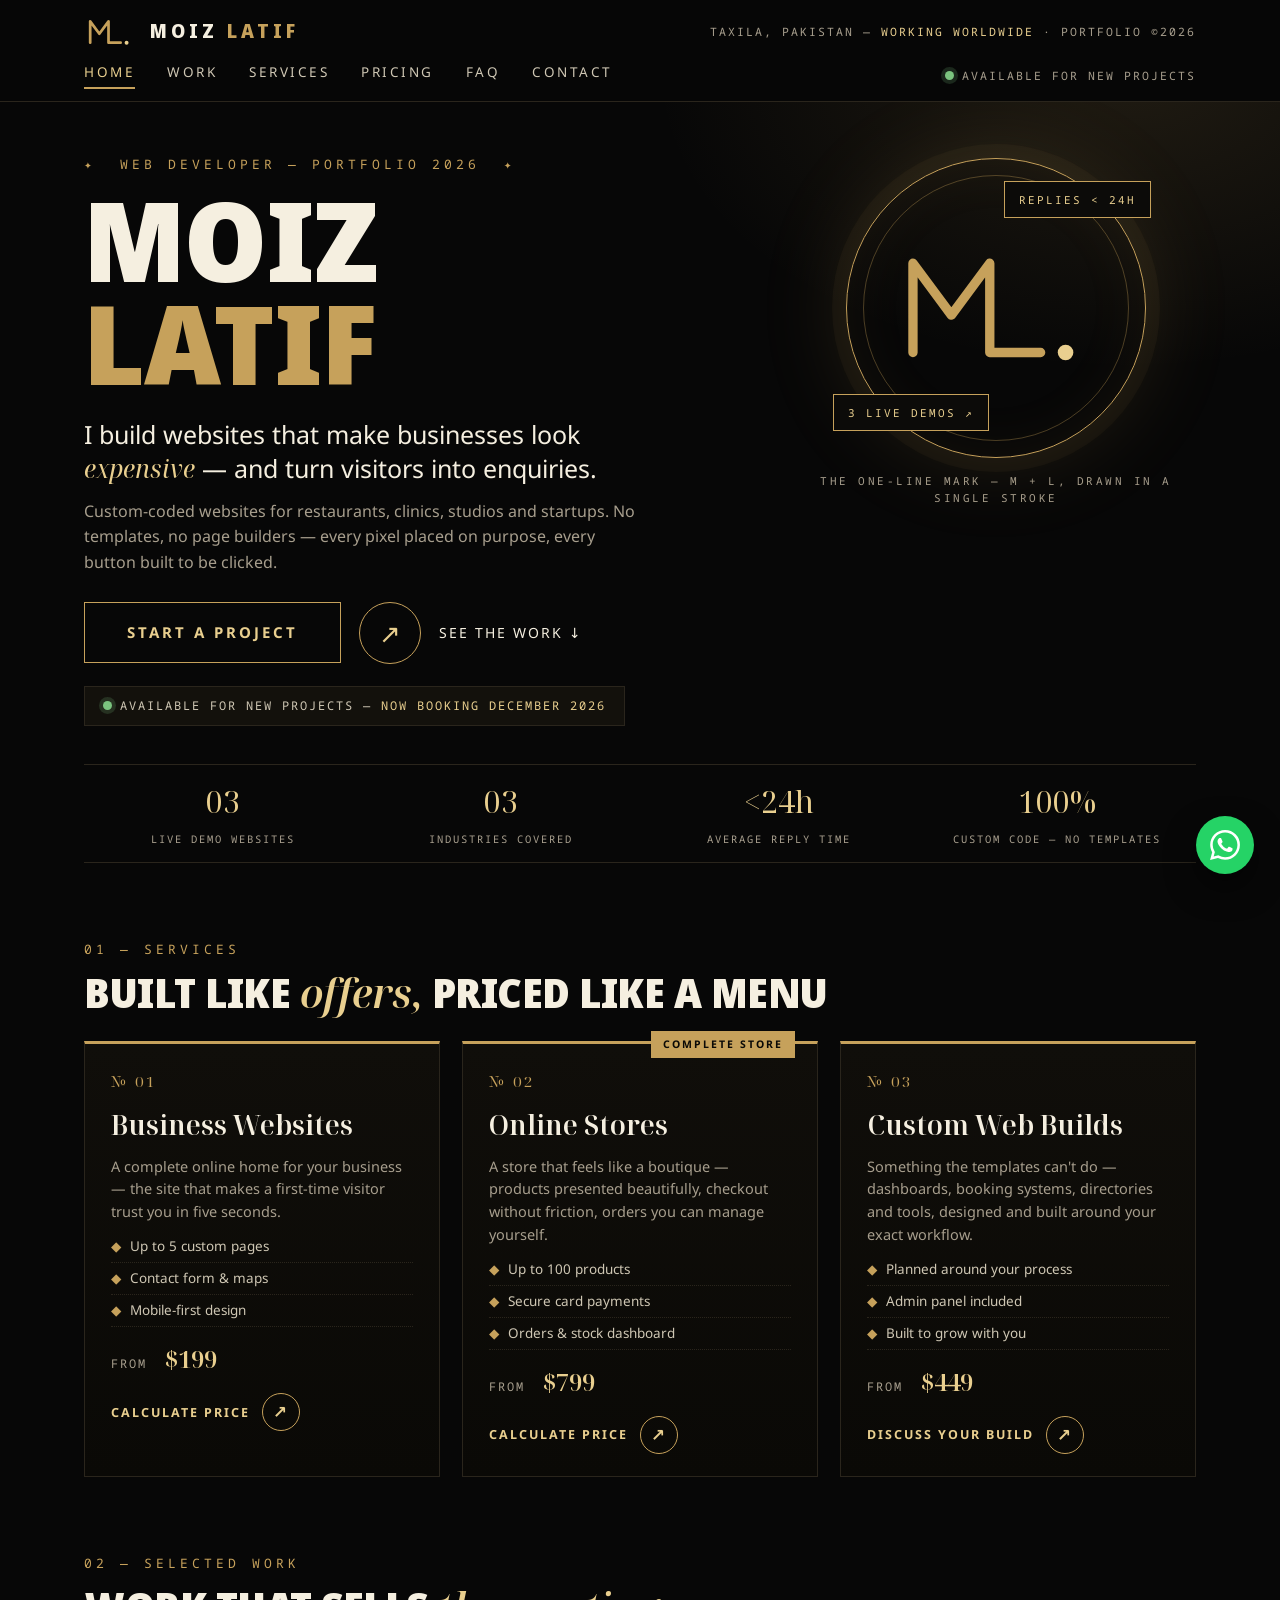
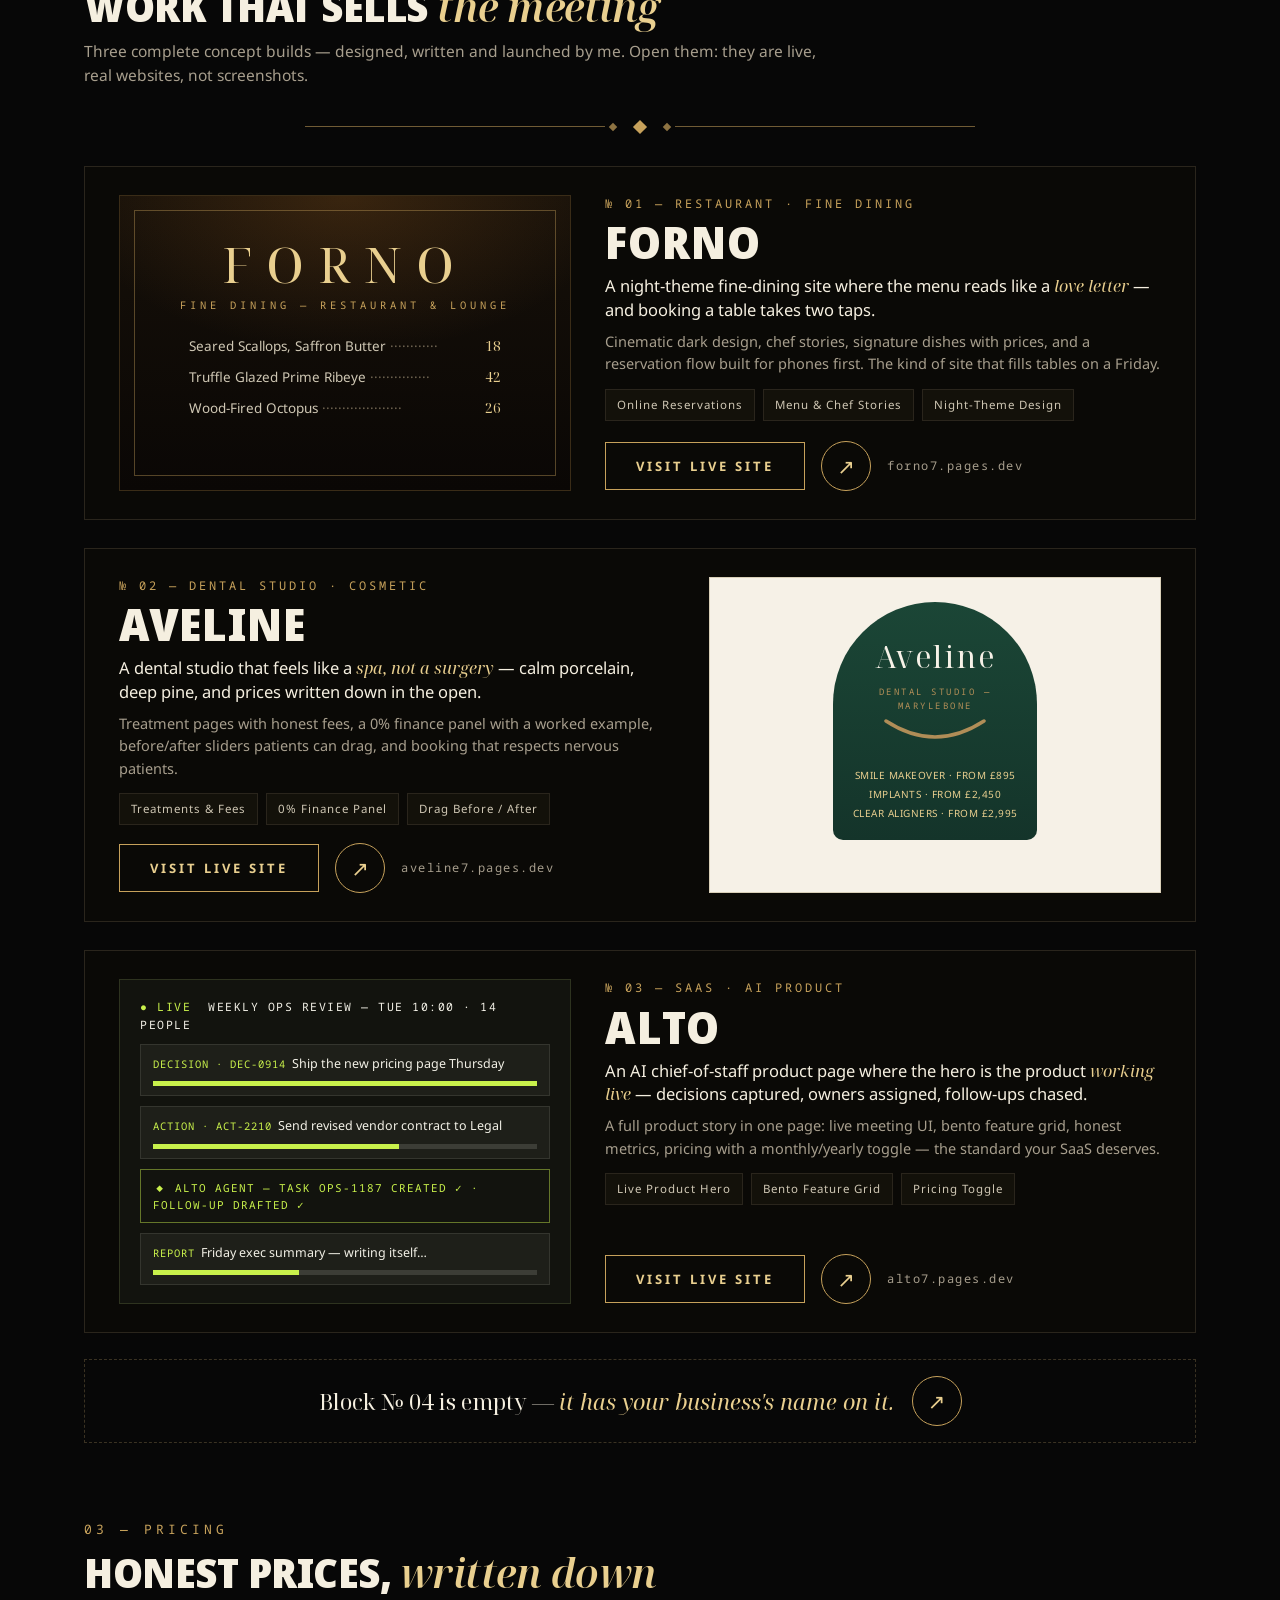
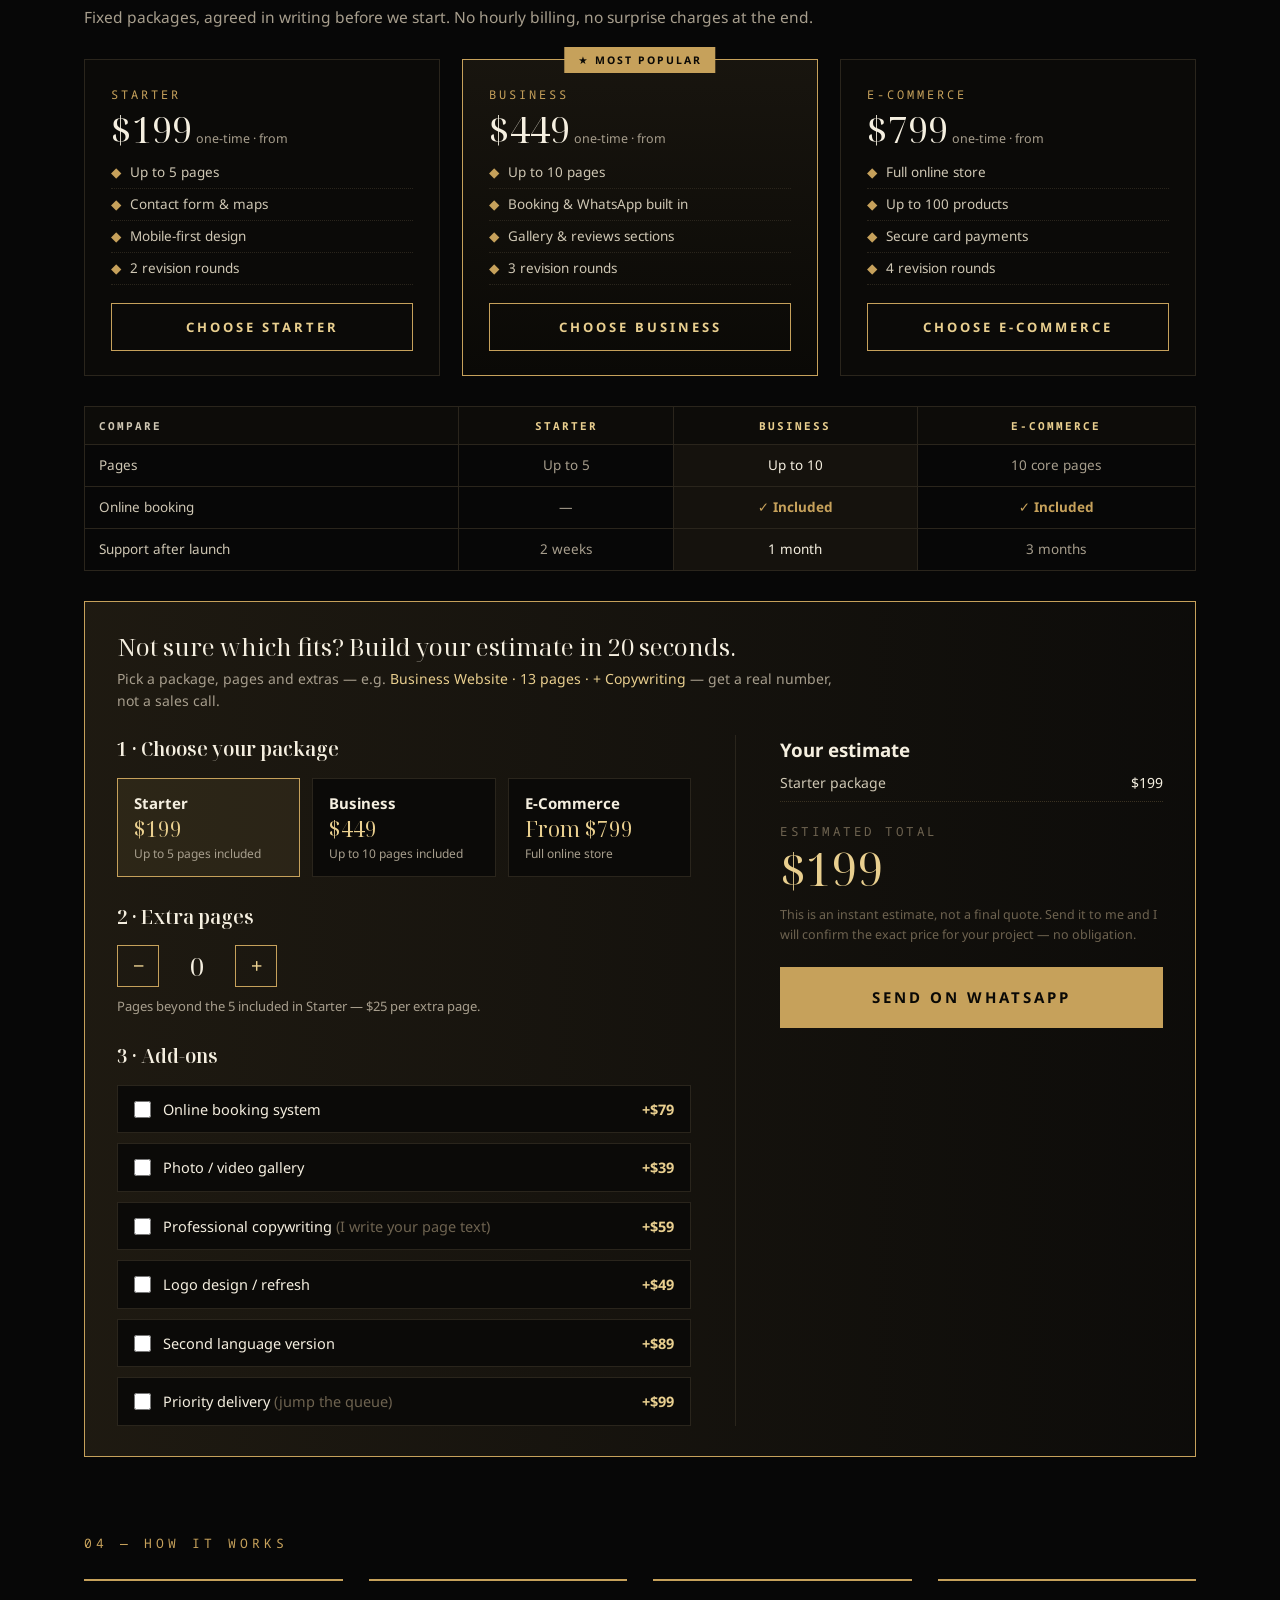
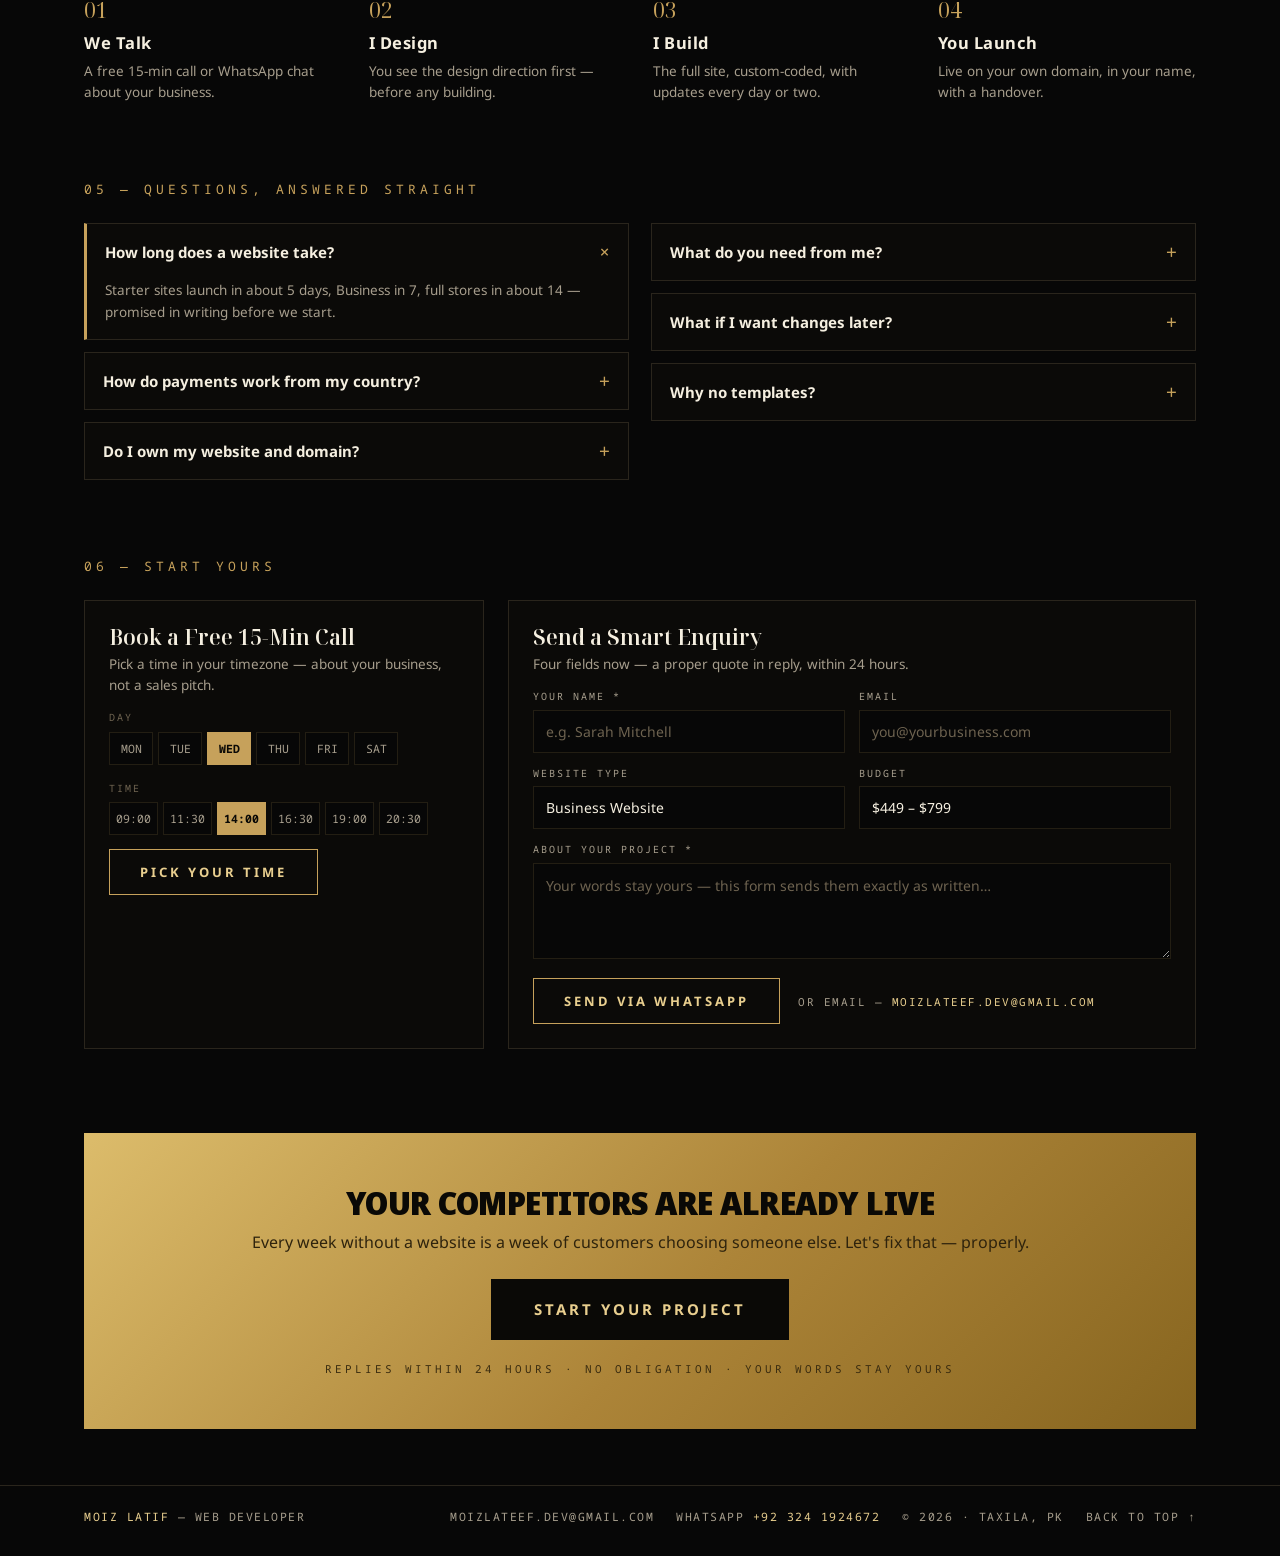
<file: index.html>
<!DOCTYPE html>
<html lang="en">
<head>
<meta charset="utf-8">
<meta name="viewport" content="width=device-width, initial-scale=1">
<title>Moiz Latif — Web Developer | Websites That Make Businesses Look Expensive</title>
<meta name="description" content="Premium, hand-built websites for restaurants, clinics, studios and startups — designed to impress your customers and turn visits into enquiries. Packages from $199.">
<link rel="icon" type="image/svg+xml" href="logo-final.svg">
<link rel="preconnect" href="https://fonts.googleapis.com">
<link rel="preconnect" href="https://fonts.gstatic.com" crossorigin>
<link href="https://fonts.googleapis.com/css2?family=Noto+Sans+Display:wght@500;700;800;900&family=Noto+Serif+Display:ital,wght@0,500;0,600;1,500;1,600&family=Noto+Sans:wght@400;500;700&family=Noto+Sans+Mono:wght@400;500&display=swap" rel="stylesheet">
<script>document.documentElement.classList.add('js');</script>
<style>
  :root{
    --black:#070707; --panel:#0B0A08; --panel2:#100E0A; --line:#2A251C; --line-soft:#3A3222;
    --gold:#C6A15B; --gold-hi:#E9CF8F; --gold-deep:#B8912F; --bronze:#87651F;
    --ivory:#F5EFE0; --warm:#CFC7B4; --muted:#A79E8D; --faint:#6E6350;
    --green:#7BC47F; --wa:#25D366;
    --disp:'Noto Sans Display','Noto Sans',system-ui,sans-serif;
    --serif:'Noto Serif Display',Georgia,serif;
    --sans:'Noto Sans',system-ui,-apple-system,'Segoe UI',sans-serif;
    --mono:'Noto Sans Mono',ui-monospace,'DejaVu Sans Mono',monospace;
    --ease:cubic-bezier(.22,1,.36,1);
  }
  *{ margin:0; padding:0; box-sizing:border-box; }
  html{ scroll-behavior:smooth; }
  body{ background:var(--black); color:var(--ivory); font-family:var(--sans); font-size:16px; line-height:1.55; -webkit-font-smoothing:antialiased; }
  body.loading{ overflow:hidden; }
  img,svg{ max-width:100%; }
  a{ color:inherit; }
  button{ font-family:inherit; cursor:pointer; background:none; border:none; color:inherit; }
  input,select,textarea{ font-family:inherit; }
  ::selection{ background:var(--gold); color:#0A0906; }
  .wrap{ max-width:1240px; margin:0 auto; padding:0 64px; }
  section{ scroll-margin-top:104px; }
  .gold{ color:var(--gold); } .goldhi{ color:var(--gold-hi); } .muted{ color:var(--muted); }
  .label{ font-family:var(--mono); letter-spacing:4px; font-size:13px; color:var(--gold); text-transform:uppercase; }
  .sep{ text-align:center; margin:26px 0 4px; }
  .sep .line{ display:inline-block; width:min(300px,32vw); height:1px; background:var(--gold); vertical-align:middle; opacity:.55; }
  .sep .dia{ display:inline-block; width:10px; height:10px; background:var(--gold); transform:rotate(45deg); margin:0 14px; vertical-align:middle; }
  .sep .dia.sm{ width:6px; height:6px; margin:0 5px; opacity:.7; }
  .dot{ display:inline-block; width:9px; height:9px; border-radius:50%; background:var(--green); margin-right:8px; box-shadow:0 0 0 4px rgba(123,196,127,.18); animation:pulse 2.2s ease-out infinite; }
  @keyframes pulse{ 0%{ box-shadow:0 0 0 0 rgba(123,196,127,.45); } 70%{ box-shadow:0 0 0 9px rgba(123,196,127,0); } 100%{ box-shadow:0 0 0 0 rgba(123,196,127,0); } }

  /* ================= LOADER ================= */
  #loader{ position:fixed; inset:0; z-index:200; background:var(--black); display:flex; align-items:center; justify-content:center; text-align:center;
    transition:transform .8s cubic-bezier(.76,0,.24,1), opacity .8s ease; animation:loaderKill .8s ease 6.5s forwards; }
  #loader.done{ transform:translateY(-100%); opacity:.97; }
  @keyframes loaderKill{ to{ opacity:0; visibility:hidden; } }
  .ld-in{ padding:24px; }
  .ld-logo{ width:196px; height:auto; }
  #ld-path{ stroke-dasharray:1; stroke-dashoffset:1; animation:draw 1.5s cubic-bezier(.6,.05,.3,1) .15s forwards; }
  @keyframes draw{ to{ stroke-dashoffset:0; } }
  #ld-dot{ transform:scale(0); transform-box:fill-box; transform-origin:center; animation:pop .45s cubic-bezier(.34,1.56,.64,1) 1.6s forwards; }
  @keyframes pop{ to{ transform:scale(1); } }
  .ld-name{ font-family:var(--disp); font-weight:800; letter-spacing:7px; font-size:21px; margin-top:20px; opacity:0; animation:fadeUp .7s ease 1.78s forwards; }
  .ld-name span{ color:var(--gold); }
  .ld-role{ font-family:var(--mono); font-size:11px; letter-spacing:5px; color:var(--muted); margin-top:8px; opacity:0; animation:fadeUp .7s ease 1.95s forwards; }
  .ld-bar{ width:180px; height:2px; background:var(--line); margin:22px auto 0; overflow:hidden; }
  .ld-bar i{ display:block; height:100%; width:0; background:linear-gradient(90deg,var(--gold-deep),var(--gold-hi)); animation:fill 2.3s var(--ease) .1s forwards; }
  @keyframes fill{ to{ width:100%; } }
  @keyframes fadeUp{ from{ opacity:0; transform:translateY(8px); } to{ opacity:1; transform:none; } }

  /* ================= BUTTONS (meet-in-the-middle fill + arrow loop) ================= */
  .btn{ position:relative; display:inline-block; vertical-align:middle; overflow:hidden; z-index:1; text-decoration:none; text-align:center;
    border:1.5px solid var(--gold); color:var(--gold-hi); background:transparent;
    padding:18px 42px; font-size:15px; letter-spacing:3px; text-transform:uppercase; font-weight:700;
    transition:color .35s ease, transform .15s ease, box-shadow .3s ease; }
  .btn::before,.btn::after{ content:""; position:absolute; left:0; width:100%; height:50.5%;
    background:var(--gold); z-index:-1; transform:scaleY(0); transition:transform .45s var(--ease); }
  .btn::before{ top:0; transform-origin:top; }
  .btn::after{ bottom:0; transform-origin:bottom; }
  .btn:hover::before,.btn:hover::after,.btn:focus-visible::before,.btn:focus-visible::after{ transform:scaleY(1); }
  .btn:hover,.btn:focus-visible{ color:#0A0906; box-shadow:0 10px 30px rgba(198,161,91,.22); }
  .btn:active{ transform:scale(.97); }
  .btn-solid{ background:var(--gold); color:#0A0906; }
  .btn-solid::before,.btn-solid::after{ background:var(--bronze); }
  .btn-solid:hover,.btn-solid:focus-visible{ color:var(--ivory); }
  .btn-black{ background:#0A0906; color:var(--gold-hi); border-color:#0A0906; }
  .btn-black::before,.btn-black::after{ background:var(--ivory); }
  .btn-black:hover,.btn-black:focus-visible{ color:#0A0906; box-shadow:0 12px 30px rgba(0,0,0,.35); }
  .btn.sm{ padding:13px 30px; font-size:13px; }

  .arrow-btn{ position:relative; display:inline-block; width:62px; height:62px; border-radius:50%; flex:none;
    border:1.5px solid var(--gold); overflow:hidden; vertical-align:middle; background:transparent; text-decoration:none; }
  .arrow-btn::before{ content:""; position:absolute; inset:0; border-radius:50%; background:var(--gold);
    transform:scale(0); transition:transform .4s var(--ease); }
  .arrow-btn .arr{ position:absolute; left:0; top:0; width:100%; height:100%; text-align:center;
    line-height:60px; font-size:26px; color:var(--gold-hi); transition:transform .45s var(--ease), color .3s ease; }
  .arrow-btn .arr.b{ transform:translate(-135%,135%); }
  .arrow-btn:hover::before,.arrow-btn:focus-visible::before{ transform:scale(1); }
  .arrow-btn:hover .arr.a,.arrow-btn:focus-visible .arr.a{ transform:translate(135%,-135%); color:#0A0906; }
  .arrow-btn:hover .arr.b,.arrow-btn:focus-visible .arr.b{ transform:translate(0,0); color:#0A0906; }
  .arrow-btn.sm{ width:50px; height:50px; } .arrow-btn.sm .arr{ line-height:48px; font-size:21px; }
  a.go:hover .arrow-btn::before,a.go:focus-visible .arrow-btn::before{ transform:scale(1); }
  a.go:hover .arrow-btn .arr.a,a.go:focus-visible .arrow-btn .arr.a{ transform:translate(135%,-135%); color:#0A0906; }
  a.go:hover .arrow-btn .arr.b,a.go:focus-visible .arrow-btn .arr.b{ transform:translate(0,0); color:#0A0906; }

  /* ================= HEADER ================= */
  header{ position:sticky; top:0; z-index:50; background:rgba(7,7,7,.93); backdrop-filter:blur(10px); -webkit-backdrop-filter:blur(10px); border-bottom:1px solid var(--line); }
  .topbar{ display:flex; align-items:center; gap:14px; padding:13px 0 11px; }
  .topbar .mark{ display:inline-flex; flex:none; }
  .topbar .word{ font-family:var(--disp); font-weight:800; letter-spacing:4px; font-size:19px; white-space:nowrap; }
  .topbar .word span{ color:var(--gold); }
  .topbar .meta{ margin-left:auto; font-family:var(--mono); font-size:11.5px; letter-spacing:2px; color:var(--muted); text-align:right; }
  .topbar .meta b{ color:var(--gold-hi); font-weight:400; }
  #burger{ display:none; margin-left:auto; color:var(--gold-hi); font-size:23px; line-height:1; padding:6px 4px; }
  .navrow{ display:flex; align-items:center; gap:20px; padding:0 0 12px; }
  .navrow nav{ display:flex; flex-wrap:wrap; gap:6px 32px; }
  .navrow nav a{ font-size:13.5px; letter-spacing:2.5px; color:var(--warm); text-transform:uppercase; text-decoration:none; padding-bottom:4px; border-bottom:2px solid transparent; transition:color .25s ease, transform .25s ease; }
  .navrow nav a:hover{ color:var(--gold-hi); transform:translateX(3px); }
  .navrow nav a.on{ color:var(--gold-hi); border-bottom-color:var(--gold); }
  .navrow .avail{ margin-left:auto; font-family:var(--mono); font-size:11.5px; letter-spacing:2px; color:var(--muted); white-space:nowrap; }

  /* ================= HERO ================= */
  .hero-sec{ background:radial-gradient(760px 480px at 88% -4%, rgba(198,161,91,.13), rgba(198,161,91,0) 62%); }
  .hero{ display:flex; gap:44px; padding:52px 0 0; }
  .hero .left{ flex:1 1 auto; min-width:0; }
  .hero h1{ font-family:var(--disp); font-weight:900; font-size:clamp(58px,8.6vw,110px); line-height:.94; letter-spacing:-1px; text-transform:uppercase; margin-top:14px; }
  .hero h1 .thin{ color:var(--gold); }
  .hero .statement{ font-size:clamp(20px,2vw,25px); line-height:1.38; margin-top:22px; max-width:600px; }
  .hero .statement em{ font-family:var(--serif); font-style:italic; color:var(--gold-hi); }
  .hero .sub{ color:var(--muted); font-size:16px; line-height:1.6; margin-top:13px; max-width:560px; }
  .hero .cta-row{ margin-top:26px; display:flex; align-items:center; gap:18px; flex-wrap:wrap; }
  .hero .cta-row .txtlink{ font-size:14px; letter-spacing:2px; color:var(--ivory); text-transform:uppercase; text-decoration:none; }
  .hero .cta-row .txtlink:hover{ color:var(--gold-hi); }
  .hero .badge{ margin-top:22px; display:inline-block; border:1px solid var(--line); background:rgba(198,161,91,.06); padding:10px 18px; font-family:var(--mono); font-size:12px; letter-spacing:2px; color:var(--warm); }
  .hero .badge b{ color:var(--gold-hi); font-weight:400; }
  .hero .right{ flex:0 0 400px; text-align:center; position:relative; }
  .medal{ width:300px; height:300px; margin:4px auto 0; border-radius:50%; border:1.5px solid var(--gold);
    box-shadow:0 0 0 14px rgba(198,161,91,.05), 0 0 90px rgba(198,161,91,.16), inset 0 0 60px rgba(198,161,91,.07); position:relative; display:flex; align-items:center; justify-content:center; }
  .medal .ring2{ position:absolute; inset:16px; border-radius:50%; border:1px solid rgba(198,161,91,.35); }
  .medal svg{ width:218px; height:auto; }
  .chip{ position:absolute; font-family:var(--mono); font-size:11px; letter-spacing:2px; color:var(--gold-hi);
    border:1px solid var(--gold); background:#0C0B09; padding:9px 14px; text-decoration:none; z-index:2; }
  a.chip:hover{ background:var(--gold); color:#0A0906; }
  .chip.tr{ top:22px; right:-6px; } .chip.bl{ bottom:26px; left:-14px; }
  .medal-cap{ margin-top:14px; font-family:var(--mono); font-size:11px; letter-spacing:2.5px; color:var(--muted); }
  .stats{ margin-top:38px; border-top:1px solid var(--line); border-bottom:1px solid var(--line); padding:14px 0; display:flex; }
  .stat{ flex:1 1 0; text-align:center; padding:0 6px; }
  .stat .n{ font-family:var(--serif); font-size:30px; color:var(--gold-hi); }
  .stat .t{ font-family:var(--mono); font-size:10.5px; letter-spacing:2px; color:var(--muted); text-transform:uppercase; margin-top:5px; line-height:1.6; }

  /* ================= SECTION HEADS ================= */
  .sec{ padding:76px 0 0; }
  .sechead h2{ font-family:var(--disp); font-weight:900; font-size:clamp(28px,3.6vw,40px); text-transform:uppercase; letter-spacing:-.5px; margin-top:12px; line-height:1.12; }
  .sechead h2 em{ font-family:var(--serif); font-style:italic; text-transform:none; color:var(--gold-hi); font-weight:600; }
  .sechead .note{ color:var(--muted); font-size:15.5px; margin-top:9px; max-width:760px; }

  /* ================= SERVICE CARDS ================= */
  .cards{ margin-top:26px; display:flex; gap:22px; }
  .card{ flex:1 1 0; position:relative; text-align:left; min-width:0;
    background:linear-gradient(180deg,var(--panel2),#0A0906); border:1px solid var(--line); border-top:3px solid var(--gold); padding:26px 26px 22px;
    transition:transform .45s var(--ease), box-shadow .45s ease, border-color .45s ease; }
  .card::after{ content:""; position:absolute; inset:0; pointer-events:none;
    background:linear-gradient(105deg, transparent 42%, rgba(233,207,143,.13) 50%, transparent 58%);
    background-size:260% 100%; background-position:125% 0; transition:background-position .9s ease; }
  .card:hover{ transform:translateY(-8px); border-color:rgba(198,161,91,.55); box-shadow:0 24px 50px rgba(0,0,0,.5), 0 0 34px rgba(198,161,91,.12); }
  .card:hover::after{ background-position:-25% 0; }
  .card .no{ font-family:var(--serif); font-size:15px; color:var(--gold); letter-spacing:3px; }
  .card .tag{ position:absolute; top:-13px; right:22px; background:var(--gold); color:#0A0906; font-size:10.5px; font-weight:700; letter-spacing:2px; padding:5px 12px; z-index:2; }
  .card h3{ font-family:var(--serif); font-size:27px; font-weight:600; margin:10px 0 9px; }
  .card p{ color:var(--muted); font-size:14.5px; line-height:1.58; }
  .card ul{ list-style:none; margin-top:8px; }
  .card li{ font-size:13.5px; color:var(--warm); padding:5px 0; border-bottom:1px dotted var(--line); }
  .card li span{ color:var(--gold); margin-right:9px; }
  .card .from{ margin-top:13px; font-family:var(--mono); font-size:12px; letter-spacing:2px; color:var(--muted); }
  .card .from b{ font-family:var(--serif); font-size:24px; color:var(--gold-hi); font-weight:600; letter-spacing:0; }
  .card .go{ display:inline-flex; align-items:center; gap:12px; margin-top:16px; font-size:12.5px; letter-spacing:2px; text-transform:uppercase; color:var(--gold-hi); text-decoration:none; font-weight:700; }
  .card .go .arrow-btn{ width:38px; height:38px; } .card .go .arrow-btn .arr{ line-height:36px; font-size:17px; }

  /* ================= SELECTED WORK ================= */
  .block{ margin-top:28px; border:1px solid var(--line); background:#0A0906; padding:28px 34px; display:flex; gap:34px; align-items:stretch;
    transition:border-color .4s ease, box-shadow .4s ease; }
  .block:hover{ border-color:rgba(198,161,91,.4); box-shadow:0 22px 48px rgba(0,0,0,.45); }
  .block .vis{ flex:0 0 452px; min-height:296px; position:relative; overflow:hidden; }
  .block .txt{ flex:1 1 auto; min-width:0; display:flex; flex-direction:column; }
  .block .cat{ font-family:var(--mono); font-size:12px; letter-spacing:3px; color:var(--gold); text-transform:uppercase; }
  .block h3{ font-family:var(--disp); font-weight:900; font-size:clamp(32px,3.4vw,44px); letter-spacing:1px; margin-top:7px; text-transform:uppercase; line-height:1.05; }
  .block .pitch{ font-size:16.5px; line-height:1.45; margin-top:8px; }
  .block .pitch em{ font-family:var(--serif); font-style:italic; color:var(--gold-hi); }
  .block .detail{ color:var(--muted); font-size:14.5px; line-height:1.55; margin-top:8px; }
  .block .chips{ margin-top:14px; display:flex; flex-wrap:wrap; gap:8px; }
  .block .chips span{ border:1px solid var(--line); color:var(--warm); font-size:11.5px; letter-spacing:1px; padding:6px 11px; background:rgba(198,161,91,.05); }
  .block .visit{ margin-top:auto; padding-top:18px; display:flex; align-items:center; gap:16px; flex-wrap:wrap; }
  .block .visit .url{ font-family:var(--mono); font-size:12px; letter-spacing:1.5px; color:var(--muted); text-decoration:none; }
  .block .visit .url:hover{ color:var(--gold-hi); }
  .vis-forno{ background:radial-gradient(420px 240px at 50% 0%, rgba(198,120,40,.20), rgba(0,0,0,0) 65%), linear-gradient(180deg,#161009,#0A0705); border:1px solid #3A2C17; text-align:center; }
  .vis-forno .inner{ border:1px solid rgba(198,161,91,.4); margin:14px; height:calc(100% - 28px); padding:26px 10px 10px; }
  .vis-forno .nm{ font-family:var(--serif); font-size:50px; letter-spacing:14px; color:var(--gold-hi); line-height:1.1; }
  .vis-forno .sub2{ font-family:var(--mono); font-size:10.5px; letter-spacing:4px; color:var(--gold); margin-top:5px; }
  .vis-forno .menu{ margin:18px 44px 0; text-align:left; }
  .vis-forno .mi{ font-size:13.5px; color:var(--warm); padding:5px 0; }
  .vis-forno .mi .dots{ color:var(--faint); }
  .vis-forno .mi .pr{ float:right; color:var(--gold-hi); font-family:var(--serif); }
  .vis-ave{ background:#F6F1E7; border:1px solid #D9CFB8; text-align:center; display:flex; align-items:flex-start; justify-content:center; }
  .vis-ave .arch{ width:204px; height:238px; margin-top:24px; background:linear-gradient(180deg,#1B4636,#14342A); border-radius:102px 102px 10px 10px; padding:32px 8px 0; }
  .vis-ave .nm{ font-family:var(--serif); font-size:30px; color:#F6F1E7; letter-spacing:2px; }
  .vis-ave .sub2{ font-family:var(--mono); font-size:9px; letter-spacing:2.5px; color:#B08D57; margin-top:5px; }
  .vis-ave .feats{ margin-top:12px; font-size:10px; color:var(--gold-hi); letter-spacing:.5px; line-height:1.9; }
  .vis-alto{ background:#12130E; border:1px solid #2E331F; padding:18px 20px; text-align:left; }
  .vis-alto .hd{ font-family:var(--mono); font-size:11.5px; letter-spacing:1.5px; color:#F2F0E6; }
  .vis-alto .hd .live{ color:#C8F04B; animation:blink 1.8s ease-in-out infinite; }
  @keyframes blink{ 0%,100%{ opacity:1; } 50%{ opacity:.45; } }
  .vis-alto .row{ margin-top:10px; background:rgba(242,240,230,.05); border:1px solid rgba(242,240,230,.1); padding:9px 12px; }
  .vis-alto .row .t{ font-size:12.5px; color:#F2F0E6; }
  .vis-alto .row .t b{ color:#C8F04B; font-weight:400; font-family:var(--mono); font-size:10.5px; letter-spacing:1px; }
  .vis-alto .row .bar{ height:5px; background:rgba(242,240,230,.14); margin-top:8px; }
  .vis-alto .row .bar i{ display:block; height:5px; background:#C8F04B; }
  .vis-alto .agent{ margin-top:10px; border:1px solid rgba(200,240,75,.45); color:#C8F04B; font-family:var(--mono); font-size:11px; letter-spacing:1px; padding:9px 12px; }
  .next-strip{ margin-top:26px; border:1px dashed var(--line-soft); padding:16px 26px; text-align:center; display:flex; align-items:center; justify-content:center; gap:18px; flex-wrap:wrap; }
  .next-strip .big{ font-family:var(--serif); font-size:22px; }
  .next-strip .big em{ color:var(--gold-hi); }

  /* ================= PRICING ================= */
  .plans{ margin-top:30px; display:flex; gap:22px; }
  .plan{ flex:1 1 0; min-width:0; text-align:left; background:var(--panel); border:1px solid var(--line); padding:26px 26px 24px; position:relative; display:flex; flex-direction:column; }
  .plan.hot{ border:1.5px solid var(--gold); background:linear-gradient(180deg, rgba(198,161,91,.09), #0A0906); }
  .plan .tag{ position:absolute; top:-13px; left:50%; transform:translateX(-50%); background:var(--gold); color:#0A0906; font-size:10.5px; font-weight:700; letter-spacing:2px; padding:5px 14px; white-space:nowrap; }
  .plan .nm{ font-family:var(--mono); font-size:12px; letter-spacing:3px; color:var(--gold); text-transform:uppercase; }
  .plan .row1{ margin-top:5px; }
  .plan .price{ font-family:var(--serif); font-size:36px; line-height:1.1; }
  .plan .per{ color:var(--muted); font-size:12.5px; }
  .plan ul{ list-style:none; margin-top:8px; }
  .plan li{ font-size:13.5px; color:var(--warm); padding:5px 0; border-bottom:1px dotted var(--line); }
  .plan li span{ color:var(--gold); margin-right:9px; }
  .plan .pbtn{ margin-top:auto; padding-top:18px; text-align:center; }
  .plan .pbtn .btn{ width:100%; }
  table.compare{ width:100%; border-collapse:collapse; margin-top:30px; }
  table.compare th,table.compare td{ border:1px solid var(--line); padding:10px 14px; font-size:13.5px; text-align:center; }
  table.compare th{ font-family:var(--mono); font-size:11px; letter-spacing:2px; color:var(--gold-hi); background:#0D0C09; text-transform:uppercase; }
  table.compare td:first-child,table.compare th:first-child{ text-align:left; color:var(--warm); }
  table.compare td{ color:var(--muted); } table.compare td .y{ color:var(--gold); font-weight:700; }
  table.compare td.hl{ background:rgba(198,161,91,.07); color:var(--ivory); }

  /* ================= CALCULATOR ================= */
  .calc{ margin-top:30px; border:1px solid var(--gold); background:linear-gradient(90deg, rgba(198,161,91,.12), rgba(198,161,91,.03)); padding:30px 32px; }
  .calc .t{ font-family:var(--serif); font-size:clamp(20px,2.2vw,24px); line-height:1.25; }
  .calc .s{ color:var(--muted); font-size:14px; margin-top:6px; max-width:720px; }
  .calc .s b{ color:var(--gold-hi); font-weight:400; }
  .calc-grid{ display:flex; gap:44px; margin-top:24px; }
  .calc-main{ flex:1.5 1 0; min-width:0; }
  .calc-main h3{ font-family:var(--serif); font-size:19px; font-weight:600; margin-bottom:13px; }
  .calc .grp{ margin-bottom:26px; } .calc .grp:last-child{ margin-bottom:0; }
  .pkg-row{ display:flex; gap:12px; flex-wrap:wrap; }
  .pkg{ flex:1 1 0; min-width:140px; border:1px solid var(--line); background:var(--panel); padding:14px 16px; text-align:left; transition:border-color .25s ease, background .25s ease; }
  .pkg .pn{ font-size:15px; font-weight:700; color:var(--ivory); }
  .pkg .pp{ font-family:var(--serif); font-size:21px; color:var(--gold-hi); margin-top:2px; }
  .pkg .pi{ font-size:12px; color:var(--muted); margin-top:2px; }
  .pkg:hover{ border-color:var(--line-soft); }
  .pkg.sel{ border-color:var(--gold); background:rgba(198,161,91,.09); }
  .stepper{ display:flex; align-items:center; gap:16px; }
  .stepper button{ width:42px; height:42px; border:1px solid var(--gold); color:var(--gold-hi); font-size:20px; line-height:1; transition:background .25s ease, color .25s ease; }
  .stepper button:hover{ background:var(--gold); color:#0A0906; }
  .stepper .cnt{ font-family:var(--serif); font-size:26px; min-width:44px; text-align:center; }
  .stepper-note{ color:var(--muted); font-size:13px; margin-top:9px; }
  .addons{ display:grid; gap:10px; }
  .addon{ display:flex; align-items:center; gap:12px; border:1px solid var(--line); background:var(--panel); padding:12px 16px; cursor:pointer; font-size:14.5px; transition:border-color .25s ease, background .25s ease; }
  .addon:hover{ border-color:var(--line-soft); }
  .addon input{ accent-color:var(--gold); width:17px; height:17px; flex:none; }
  .addon .ap{ margin-left:auto; color:var(--gold-hi); font-weight:700; white-space:nowrap; }
  .addon.included{ opacity:.78; cursor:default; border-color:#57471F; }
  .addon.included .ap{ color:var(--gold); font-size:12px; letter-spacing:1.5px; }
  .calc-side{ flex:1 1 0; min-width:0; border-left:1px solid var(--line); padding-left:44px; }
  .calc-lines{ font-size:14px; color:var(--warm); line-height:1.5; }
  .calc-lines .row{ display:flex; justify-content:space-between; gap:14px; padding:8px 0; border-bottom:1px dotted var(--line-soft); }
  .calc-lines .row span:last-child{ color:var(--ivory); white-space:nowrap; }
  .calc-lines .row span.inc{ color:var(--gold); font-size:12px; letter-spacing:1.5px; }
  .calc-total{ margin-top:20px; }
  .calc-total .tl{ font-size:12.5px; letter-spacing:2.5px; color:var(--faint); text-transform:uppercase; font-family:var(--mono); }
  .calc-total .tv{ font-family:var(--serif); font-size:46px; color:var(--gold-hi); line-height:1.15; }
  .calc-side .fine{ font-size:12.5px; color:var(--faint); margin-top:10px; line-height:1.6; }
  .calc-side .btn{ width:100%; margin-top:22px; }

  /* ================= PROCESS ================= */
  .process{ margin-top:26px; display:flex; gap:26px; }
  .step{ flex:1 1 0; min-width:0; border-top:2px solid var(--gold); padding-top:13px; }
  .step .n{ font-family:var(--serif); font-size:21px; color:var(--gold); }
  .step h4{ font-size:16.5px; margin:4px 0 5px; letter-spacing:.5px; }
  .step p{ color:var(--muted); font-size:13.5px; line-height:1.55; }

  /* ================= FAQ ================= */
  .faq-grid{ margin-top:24px; display:flex; gap:22px; align-items:flex-start; }
  .faq-col{ flex:1 1 0; min-width:0; display:flex; flex-direction:column; gap:12px; }
  .qa{ border:1px solid var(--line); background:var(--panel); }
  .qa.open{ border-left:3px solid var(--gold); }
  .qa-q{ width:100%; display:flex; justify-content:space-between; align-items:center; gap:14px; text-align:left; padding:15px 18px; font-size:15px; font-weight:700; color:var(--ivory); }
  .qa-q .pm{ color:var(--gold); font-size:19px; font-weight:400; transition:transform .35s var(--ease); flex:none; }
  .qa.open .qa-q .pm{ transform:rotate(45deg); }
  .qa-a{ max-height:0; overflow:hidden; transition:max-height .5s var(--ease); }
  .qa-a p{ color:var(--muted); font-size:13.5px; line-height:1.6; padding:0 18px 16px; }

  /* ================= CONTACT ================= */
  .contact-flex{ margin-top:24px; display:flex; gap:24px; align-items:stretch; }
  .call-panel{ flex:0 0 400px; background:var(--panel); border:1px solid var(--line); padding:24px; }
  .form-panel{ flex:1 1 auto; min-width:0; background:var(--panel); border:1px solid var(--line); padding:24px; }
  .contact-flex h4{ font-family:var(--serif); font-size:21px; font-weight:600; line-height:1.15; }
  .contact-flex .cs{ color:var(--muted); font-size:13.5px; line-height:1.55; margin-top:5px; }
  .cal{ margin-top:14px; }
  .cal .cap{ font-family:var(--mono); font-size:10px; letter-spacing:2px; color:var(--faint); text-transform:uppercase; margin:10px 0 6px; }
  .cal .d{ display:inline-block; min-width:44px; text-align:center; font-family:var(--mono); font-size:11.5px; color:var(--muted); border:1px solid #231E13; background:#070707; padding:8px 6px; margin:0 5px 6px 0; transition:all .2s ease; }
  .cal .d:hover{ border-color:var(--gold); color:var(--gold-hi); }
  .cal .d.pick{ background:var(--gold); color:#0A0906; font-weight:700; border-color:var(--gold); }
  #book-status{ font-size:13px; color:var(--gold-hi); margin-top:10px; min-height:20px; }
  .frow{ display:flex; gap:14px; }
  .field{ margin-bottom:13px; flex:1 1 0; min-width:0; }
  .field label{ display:block; font-family:var(--mono); font-size:10px; letter-spacing:2px; color:var(--muted); text-transform:uppercase; margin-bottom:5px; }
  .field input,.field select,.field textarea{ width:100%; border:1px solid #231E13; background:#070707; color:var(--ivory); font-size:14px; padding:11px 12px; border-radius:0; appearance:none; }
  .field textarea{ min-height:96px; resize:vertical; line-height:1.55; }
  .field input::placeholder,.field textarea::placeholder{ color:var(--faint); }
  .field input:focus,.field select:focus,.field textarea:focus{ outline:none; border-color:var(--gold); }
  .field .bad{ border-color:#C4553B !important; }
  .form-foot{ display:flex; align-items:center; gap:18px; flex-wrap:wrap; margin-top:4px; }
  .form-foot .or-email{ font-family:var(--mono); font-size:11px; letter-spacing:1.5px; color:var(--muted); }
  .form-foot .or-email a{ color:var(--gold-hi); text-decoration:none; }
  .form-foot .or-email a:hover{ text-decoration:underline; }
  #form-fallback{ display:none; margin-top:16px; border:1px solid var(--gold); background:rgba(198,161,91,.08); padding:13px 16px; font-size:13.5px; color:var(--warm); }
  #form-fallback.show{ display:block; }
  #form-fallback a{ color:var(--gold-hi); font-weight:700; }

  /* ================= END CTA / FOOTER / FLOAT ================= */
  .endcta{ margin-top:84px; background:linear-gradient(135deg,#DCBC6B,#AC8438 55%,#87651F); padding:52px 40px; text-align:center; }
  .endcta h3{ font-family:var(--disp); font-weight:900; font-size:clamp(24px,3vw,32px); color:#0A0906; text-transform:uppercase; letter-spacing:-.5px; line-height:1.15; }
  .endcta p{ color:#2E230D; font-size:16px; margin-top:8px; }
  .endcta .btn{ margin-top:24px; }
  .endcta .mono{ font-family:var(--mono); font-size:11px; letter-spacing:3px; color:#3A2C10; margin-top:20px; }
  footer{ margin-top:56px; border-top:1px solid var(--line); padding:22px 0 30px; }
  .foot-flex{ display:flex; align-items:center; gap:18px; flex-wrap:wrap; font-family:var(--mono); font-size:11.5px; letter-spacing:1.5px; color:var(--muted); }
  .foot-flex b{ color:var(--gold-hi); font-weight:400; }
  .foot-flex a{ color:var(--muted); text-decoration:none; }
  .foot-flex a:hover{ color:var(--gold-hi); }
  .foot-flex .r{ margin-left:auto; display:flex; gap:22px; flex-wrap:wrap; }
  .wa-float{ position:fixed; right:26px; bottom:26px; z-index:60; width:58px; height:58px; border-radius:50%; background:var(--wa);
    display:flex; align-items:center; justify-content:center; box-shadow:0 14px 30px rgba(0,0,0,.5); transition:transform .25s ease; }
  .wa-float:hover{ transform:scale(1.07); }
  .wa-float svg{ width:30px; height:30px; fill:#fff; }

  /* ================= REVEAL ================= */
  html.js .rv{ opacity:0; transform:translateY(22px); transition:opacity .7s ease, transform .7s var(--ease); }
  html.js .rv.in{ opacity:1; transform:none; }

  /* ================= RESPONSIVE ================= */
  @media (max-width:1080px){
    .hero .right{ flex-basis:330px; }
    .medal{ width:264px; height:264px; } .medal svg{ width:188px; }
    .block .vis{ flex-basis:400px; }
    .calc-grid{ gap:32px; } .calc-side{ padding-left:32px; }
  }
  @media (max-width:1023px){
    .hero{ flex-direction:column; gap:8px; }
    .hero .right{ flex:none; margin-top:26px; }
    .cards,.plans{ flex-direction:column; }
    .card,.plan{ flex:none; }
    .block{ flex-direction:column; padding:24px; }
    .block .vis{ flex:none; min-height:260px; }
    .contact-flex{ flex-direction:column; }
    .call-panel{ flex:none; }
  }
  @media (max-width:860px){
    .wrap{ padding:0 24px; }
    .topbar .meta{ display:none; }
    #burger{ display:block; }
    .navrow{ padding-bottom:10px; }
    .navrow nav{ display:none; position:absolute; top:100%; left:0; right:0; background:#0A0906; border-bottom:1px solid var(--line); flex-direction:column; gap:0; padding:8px 24px 14px; }
    .navrow nav.open{ display:flex; }
    .navrow nav a{ padding:10px 0; border-bottom:1px solid var(--line); }
    .navrow nav a.on{ border-bottom-color:var(--gold); }
    .navrow .avail{ display:none; }
    header{ position:sticky; }
    .navrow{ position:relative; }
    section{ scroll-margin-top:76px; }
    .sec{ padding-top:58px; }
    .calc-grid{ flex-direction:column; }
    .calc-side{ border-left:none; padding-left:0; border-top:1px solid var(--line); padding-top:24px; }
    .process{ flex-wrap:wrap; } .step{ flex:1 1 42%; }
    .faq-grid{ flex-direction:column; } .faq-col{ flex:none; width:100%; }
    .frow{ flex-direction:column; gap:0; }
  }
  @media (max-width:560px){
    .hero{ padding-top:36px; }
    .stats{ flex-wrap:nowrap; } .stat .n{ font-size:21px; } .stat .t{ font-size:7.5px; letter-spacing:.5px; }
    .medal{ width:216px; height:216px; } .medal svg{ width:150px; }
    .chip{ font-size:9.5px; padding:7px 10px; } .chip.bl{ left:-4px; } .chip.tr{ right:-4px; }
    .block{ padding:20px 18px; }
    .vis-forno .nm{ font-size:38px; letter-spacing:9px; } .vis-forno .menu{ margin:16px 22px 0; }
    .calc{ padding:24px 20px; }
    .pkg-row{ flex-direction:column; } .pkg{ flex:none; }
    table.compare th,table.compare td{ padding:8px 7px; font-size:12px; }
    .endcta{ padding:40px 22px; margin-top:64px; }
    .btn{ padding:16px 30px; font-size:13.5px; }
    .wa-float{ width:52px; height:52px; right:20px; bottom:20px; }
    .foot-flex .r{ margin-left:0; }
  }
  @media (prefers-reduced-motion: reduce){
    html{ scroll-behavior:auto; }
    *,*::before,*::after{ animation-duration:.01ms !important; animation-delay:0s !important; transition-duration:.01ms !important; }
    html.js .rv{ opacity:1; transform:none; }
    #loader{ display:none; }
    body.loading{ overflow:auto; }
  }
  @media print{
    #loader,.wa-float,header{ display:none !important; }
    body{ background:#fff; }
  }
</style>
</head>
<body class="loading">

<!-- ================= LOADER ================= -->
<div id="loader" role="presentation" aria-hidden="true">
  <div class="ld-in">
    <svg class="ld-logo" viewBox="0 0 210 150" aria-hidden="true">
      <path id="ld-path" pathLength="1" d="M 25 118 L 25 32 L 62 82 L 99 32 L 99 118 L 148 118" fill="none" stroke="#C6A15B" stroke-width="10" stroke-linecap="round" stroke-linejoin="round"/>
      <circle id="ld-dot" cx="172" cy="118" r="7" fill="#E9CF8F"/>
    </svg>
    <div class="ld-name">MOIZ <span>LATIF</span></div>
    <div class="ld-role">WEB DEVELOPER</div>
    <div class="ld-bar"><i></i></div>
  </div>
</div>
<noscript><style>#loader{display:none} body{overflow:auto !important} .rv{opacity:1 !important; transform:none !important}</style></noscript>

<!-- ================= HEADER ================= -->
<header>
  <div class="wrap">
    <div class="topbar">
      <a class="mark" href="#home" aria-label="Moiz Latif — home"><svg width="52" height="38" viewBox="0 0 210 150" aria-hidden="true"><path d="M 25 118 L 25 32 L 62 82 L 99 32 L 99 118 L 148 118" fill="none" stroke="#C6A15B" stroke-width="11" stroke-linecap="round" stroke-linejoin="round"/><circle cx="172" cy="118" r="8" fill="#E9CF8F"/></svg></a>
      <span class="word">MOIZ <span>LATIF</span></span>
      <span class="meta">TAXILA, PAKISTAN — <b>WORKING WORLDWIDE</b> · PORTFOLIO ©2026</span>
      <button id="burger" aria-label="Menu" aria-expanded="false" aria-controls="mainnav">☰</button>
    </div>
    <div class="navrow">
      <nav id="mainnav" aria-label="Main">
        <a href="#home" data-spy="home" class="on">Home</a>
        <a href="#work" data-spy="work">Work</a>
        <a href="#services" data-spy="services">Services</a>
        <a href="#pricing" data-spy="pricing">Pricing</a>
        <a href="#faq" data-spy="faq">FAQ</a>
        <a href="#contact" data-spy="contact">Contact</a>
      </nav>
      <span class="avail"><span class="dot"></span>AVAILABLE FOR NEW PROJECTS</span>
    </div>
  </div>
</header>

<main>
<!-- ================= HERO ================= -->
<section class="hero-sec" id="home">
  <div class="wrap">
    <div class="hero">
      <div class="left">
        <div class="label">✦ &nbsp;Web Developer — Portfolio 2026&nbsp; ✦</div>
        <h1>Moiz<br><span class="thin">Latif</span></h1>
        <p class="statement">I build websites that make businesses look <em>expensive</em> — and turn visitors into enquiries.</p>
        <p class="sub">Custom-coded websites for restaurants, clinics, studios and startups. No templates, no page builders — every pixel placed on purpose, every button built to be clicked.</p>
        <div class="cta-row">
          <a class="btn" href="#contact">Start a Project</a>
          <a class="arrow-btn" href="#work" aria-label="See the work"><span class="arr a">↗</span><span class="arr b">↗</span></a>
          <a class="txtlink" href="#work">See the work ↓</a>
        </div>
        <div class="badge"><span class="dot"></span>AVAILABLE FOR NEW PROJECTS — <b>NOW BOOKING DECEMBER 2026</b></div>
      </div>
      <div class="right">
        <div class="medal">
          <div class="ring2"></div>
          <svg viewBox="0 0 210 150" role="img" aria-label="One-Line ML logo — M and L drawn in a single stroke"><path d="M 25 118 L 25 32 L 62 82 L 99 32 L 99 118 L 148 118" fill="none" stroke="#C6A15B" stroke-width="9" stroke-linecap="round" stroke-linejoin="round"/><circle cx="172" cy="118" r="7.5" fill="#E9CF8F"/></svg>
          <span class="chip tr">REPLIES &lt; 24H</span>
          <a class="chip bl" href="#work">3 LIVE DEMOS ↗</a>
        </div>
        <div class="medal-cap">THE ONE-LINE MARK — M + L, DRAWN IN A SINGLE STROKE</div>
      </div>
    </div>
    <div class="stats">
      <div class="stat"><div class="n">03</div><div class="t">Live Demo Websites</div></div>
      <div class="stat"><div class="n">03</div><div class="t">Industries Covered</div></div>
      <div class="stat"><div class="n">&lt;24h</div><div class="t">Average Reply Time</div></div>
      <div class="stat"><div class="n">100%</div><div class="t">Custom Code — No Templates</div></div>
    </div>
  </div>
</section>

<!-- ================= SERVICES ================= -->
<section class="sec" id="services">
  <div class="wrap">
    <div class="sechead rv">
      <div class="label">01 — Services</div>
      <h2>Built Like <em>offers,</em> Priced Like a Menu</h2>
    </div>
    <div class="cards">
      <article class="card rv">
        <div class="no">№ 01</div>
        <h3>Business Websites</h3>
        <p>A complete online home for your business — the site that makes a first-time visitor trust you in five seconds.</p>
        <ul>
          <li><span>◆</span>Up to 5 custom pages</li>
          <li><span>◆</span>Contact form &amp; maps</li>
          <li><span>◆</span>Mobile-first design</li>
        </ul>
        <div class="from">FROM &nbsp;<b>$199</b></div>
        <a class="go" href="#calculator" data-pkg="starter">Calculate Price <span class="arrow-btn"><span class="arr a">↗</span><span class="arr b">↗</span></span></a>
      </article>
      <article class="card rv">
        <div class="tag">COMPLETE STORE</div>
        <div class="no">№ 02</div>
        <h3>Online Stores</h3>
        <p>A store that feels like a boutique — products presented beautifully, checkout without friction, orders you can manage yourself.</p>
        <ul>
          <li><span>◆</span>Up to 100 products</li>
          <li><span>◆</span>Secure card payments</li>
          <li><span>◆</span>Orders &amp; stock dashboard</li>
        </ul>
        <div class="from">FROM &nbsp;<b>$799</b></div>
        <a class="go" href="#calculator" data-pkg="ecommerce">Calculate Price <span class="arrow-btn"><span class="arr a">↗</span><span class="arr b">↗</span></span></a>
      </article>
      <article class="card rv">
        <div class="no">№ 03</div>
        <h3>Custom Web Builds</h3>
        <p>Something the templates can't do — dashboards, booking systems, directories and tools, designed and built around your exact workflow.</p>
        <ul>
          <li><span>◆</span>Planned around your process</li>
          <li><span>◆</span>Admin panel included</li>
          <li><span>◆</span>Built to grow with you</li>
        </ul>
        <div class="from">FROM &nbsp;<b>$449</b></div>
        <a class="go" href="#contact">Discuss Your Build <span class="arrow-btn"><span class="arr a">↗</span><span class="arr b">↗</span></span></a>
      </article>
    </div>
  </div>
</section>

<!-- ================= SELECTED WORK ================= -->
<section class="sec" id="work">
  <div class="wrap">
    <div class="sechead rv">
      <div class="label">02 — Selected Work</div>
      <h2>Work That Sells <em>the meeting</em></h2>
      <p class="note">Three complete concept builds — designed, written and launched by me. Open them: they are live, real websites, not screenshots.</p>
    </div>
    <div class="sep" aria-hidden="true"><span class="line"></span><span class="dia sm"></span><span class="dia"></span><span class="dia sm"></span><span class="line"></span></div>

    <article class="block rv">
      <div class="vis vis-forno" aria-hidden="true">
        <div class="inner">
          <div class="nm">FORNO</div>
          <div class="sub2">FINE DINING — RESTAURANT &amp; LOUNGE</div>
          <div class="menu">
            <div class="mi">Seared Scallops, Saffron Butter <span class="dots">············</span> <span class="pr">18</span></div>
            <div class="mi">Truffle Glazed Prime Ribeye <span class="dots">···············</span> <span class="pr">42</span></div>
            <div class="mi">Wood-Fired Octopus <span class="dots">····················</span> <span class="pr">26</span></div>
          </div>
        </div>
      </div>
      <div class="txt">
        <div class="cat">№ 01 — Restaurant · Fine Dining</div>
        <h3>Forno</h3>
        <p class="pitch">A night-theme fine-dining site where the menu reads like a <em>love letter</em> — and booking a table takes two taps.</p>
        <p class="detail">Cinematic dark design, chef stories, signature dishes with prices, and a reservation flow built for phones first. The kind of site that fills tables on a Friday.</p>
        <div class="chips"><span>Online Reservations</span><span>Menu &amp; Chef Stories</span><span>Night-Theme Design</span></div>
        <div class="visit">
          <a class="btn sm" href="https://forno7.pages.dev/" target="_blank" rel="noopener">Visit Live Site</a>
          <a class="arrow-btn sm" href="https://forno7.pages.dev/" target="_blank" rel="noopener" aria-label="Visit the Forno live site"><span class="arr a">↗</span><span class="arr b">↗</span></a>
          <a class="url" href="https://forno7.pages.dev/" target="_blank" rel="noopener">forno7.pages.dev</a>
        </div>
      </div>
    </article>

    <article class="block rv">
      <div class="txt">
        <div class="cat">№ 02 — Dental Studio · Cosmetic</div>
        <h3>Aveline</h3>
        <p class="pitch">A dental studio that feels like a <em>spa, not a surgery</em> — calm porcelain, deep pine, and prices written down in the open.</p>
        <p class="detail">Treatment pages with honest fees, a 0% finance panel with a worked example, before/after sliders patients can drag, and booking that respects nervous patients.</p>
        <div class="chips"><span>Treatments &amp; Fees</span><span>0% Finance Panel</span><span>Drag Before / After</span></div>
        <div class="visit">
          <a class="btn sm" href="https://aveline7.pages.dev/" target="_blank" rel="noopener">Visit Live Site</a>
          <a class="arrow-btn sm" href="https://aveline7.pages.dev/" target="_blank" rel="noopener" aria-label="Visit the Aveline live site"><span class="arr a">↗</span><span class="arr b">↗</span></a>
          <a class="url" href="https://aveline7.pages.dev/" target="_blank" rel="noopener">aveline7.pages.dev</a>
        </div>
      </div>
      <div class="vis vis-ave" aria-hidden="true">
        <div class="arch">
          <div class="nm">Aveline</div>
          <div class="sub2">DENTAL STUDIO — MARYLEBONE</div>
          <svg width="110" height="34" viewBox="0 0 110 34"><path d="M 6 8 Q 55 40 104 8" fill="none" stroke="#B08D57" stroke-width="3.5" stroke-linecap="round"/></svg>
          <div class="feats">SMILE MAKEOVER · FROM £895<br>IMPLANTS · FROM £2,450<br>CLEAR ALIGNERS · FROM £2,995</div>
        </div>
      </div>
    </article>

    <article class="block rv">
      <div class="vis vis-alto" aria-hidden="true">
        <div class="hd"><span class="live">● LIVE</span> &nbsp;WEEKLY OPS REVIEW — TUE 10:00 · 14 PEOPLE</div>
        <div class="row"><div class="t"><b>DECISION · DEC-0914</b> &nbsp;Ship the new pricing page Thursday</div><div class="bar"><i style="width:100%"></i></div></div>
        <div class="row"><div class="t"><b>ACTION · ACT-2210</b> &nbsp;Send revised vendor contract to Legal</div><div class="bar"><i style="width:64%"></i></div></div>
        <div class="agent">◆ ALTO AGENT — TASK OPS-1187 CREATED ✓ · FOLLOW-UP DRAFTED ✓</div>
        <div class="row"><div class="t"><b>REPORT</b> &nbsp;Friday exec summary — writing itself…</div><div class="bar"><i style="width:38%"></i></div></div>
      </div>
      <div class="txt">
        <div class="cat">№ 03 — SaaS · AI Product</div>
        <h3>Alto</h3>
        <p class="pitch">An AI chief-of-staff product page where the hero is the product <em>working live</em> — decisions captured, owners assigned, follow-ups chased.</p>
        <p class="detail">A full product story in one page: live meeting UI, bento feature grid, honest metrics, pricing with a monthly/yearly toggle — the standard your SaaS deserves.</p>
        <div class="chips"><span>Live Product Hero</span><span>Bento Feature Grid</span><span>Pricing Toggle</span></div>
        <div class="visit">
          <a class="btn sm" href="https://alto7.pages.dev/" target="_blank" rel="noopener">Visit Live Site</a>
          <a class="arrow-btn sm" href="https://alto7.pages.dev/" target="_blank" rel="noopener" aria-label="Visit the Alto live site"><span class="arr a">↗</span><span class="arr b">↗</span></a>
          <a class="url" href="https://alto7.pages.dev/" target="_blank" rel="noopener">alto7.pages.dev</a>
        </div>
      </div>
    </article>

    <div class="next-strip rv">
      <span class="big">Block № 04 is empty — <em>it has your business's name on it.</em></span>
      <a class="arrow-btn sm" href="#contact" aria-label="Start your project"><span class="arr a">↗</span><span class="arr b">↗</span></a>
    </div>
  </div>
</section>

<!-- ================= PRICING + CALCULATOR ================= -->
<section class="sec" id="pricing">
  <div class="wrap">
    <div class="sechead rv">
      <div class="label">03 — Pricing</div>
      <h2>Honest Prices, <em>written down</em></h2>
      <p class="note">Fixed packages, agreed in writing before we start. No hourly billing, no surprise charges at the end.</p>
    </div>

    <div class="plans">
      <article class="plan rv">
        <div class="nm">Starter</div>
        <div class="row1"><span class="price">$199</span> <span class="per">one-time · from</span></div>
        <ul>
          <li><span>◆</span>Up to 5 pages</li>
          <li><span>◆</span>Contact form &amp; maps</li>
          <li><span>◆</span>Mobile-first design</li>
          <li><span>◆</span>2 revision rounds</li>
        </ul>
        <div class="pbtn"><a class="btn sm" href="#calculator" data-pkg="starter">Choose Starter</a></div>
      </article>
      <article class="plan hot rv">
        <div class="tag">★ MOST POPULAR</div>
        <div class="nm">Business</div>
        <div class="row1"><span class="price">$449</span> <span class="per">one-time · from</span></div>
        <ul>
          <li><span>◆</span>Up to 10 pages</li>
          <li><span>◆</span>Booking &amp; WhatsApp built in</li>
          <li><span>◆</span>Gallery &amp; reviews sections</li>
          <li><span>◆</span>3 revision rounds</li>
        </ul>
        <div class="pbtn"><a class="btn sm" href="#calculator" data-pkg="business">Choose Business</a></div>
      </article>
      <article class="plan rv">
        <div class="nm">E-Commerce</div>
        <div class="row1"><span class="price">$799</span> <span class="per">one-time · from</span></div>
        <ul>
          <li><span>◆</span>Full online store</li>
          <li><span>◆</span>Up to 100 products</li>
          <li><span>◆</span>Secure card payments</li>
          <li><span>◆</span>4 revision rounds</li>
        </ul>
        <div class="pbtn"><a class="btn sm" href="#calculator" data-pkg="ecommerce">Choose E-Commerce</a></div>
      </article>
    </div>

    <table class="compare rv">
      <tr><th>Compare</th><th>Starter</th><th>Business</th><th>E-Commerce</th></tr>
      <tr><td>Pages</td><td>Up to 5</td><td class="hl">Up to 10</td><td>10 core pages</td></tr>
      <tr><td>Online booking</td><td>—</td><td class="hl"><span class="y">✓ Included</span></td><td><span class="y">✓ Included</span></td></tr>
      <tr><td>Support after launch</td><td>2 weeks</td><td class="hl">1 month</td><td>3 months</td></tr>
    </table>

    <div class="calc rv" id="calculator">
      <div class="t">Not sure which fits? Build your estimate in 20 seconds.</div>
      <p class="s">Pick a package, pages and extras — e.g. <b>Business Website · 13 pages · + Copywriting</b> — get a real number, not a sales call.</p>
      <div class="calc-grid">
        <div class="calc-main">
          <div class="grp">
            <h3>1 · Choose your package</h3>
            <div class="pkg-row" role="group" aria-label="Package">
              <button type="button" class="pkg sel" data-pkgbtn="starter" aria-pressed="true"><span class="pn">Starter</span><div class="pp">$199</div><div class="pi">Up to 5 pages included</div></button>
              <button type="button" class="pkg" data-pkgbtn="business" aria-pressed="false"><span class="pn">Business</span><div class="pp">$449</div><div class="pi">Up to 10 pages included</div></button>
              <button type="button" class="pkg" data-pkgbtn="ecommerce" aria-pressed="false"><span class="pn">E-Commerce</span><div class="pp">From $799</div><div class="pi">Full online store</div></button>
            </div>
          </div>
          <div class="grp">
            <h3>2 · Extra pages</h3>
            <div class="stepper">
              <button type="button" id="pg-minus" aria-label="Fewer extra pages">−</button>
              <span class="cnt" id="pg-count">0</span>
              <button type="button" id="pg-plus" aria-label="More extra pages">+</button>
            </div>
            <p class="stepper-note" id="pg-note">Pages beyond the 5 included in Starter — $25 per extra page.</p>
          </div>
          <div class="grp">
            <h3>3 · Add-ons</h3>
            <div class="addons">
              <label class="addon" id="row-booking"><input type="checkbox" id="ad-booking" data-addon="booking"><span>Online booking system</span><span class="ap" id="ap-booking">+$79</span></label>
              <label class="addon" id="row-gallery"><input type="checkbox" id="ad-gallery" data-addon="gallery"><span>Photo / video gallery</span><span class="ap" id="ap-gallery">+$39</span></label>
              <label class="addon" id="row-copy"><input type="checkbox" id="ad-copy" data-addon="copy"><span>Professional copywriting <span style="color:var(--faint)">(I write your page text)</span></span><span class="ap" id="ap-copy">+$59</span></label>
              <label class="addon" id="row-logo"><input type="checkbox" id="ad-logo" data-addon="logo"><span>Logo design / refresh</span><span class="ap" id="ap-logo">+$49</span></label>
              <label class="addon" id="row-lang"><input type="checkbox" id="ad-lang" data-addon="lang"><span>Second language version</span><span class="ap" id="ap-lang">+$89</span></label>
              <label class="addon" id="row-priority"><input type="checkbox" id="ad-priority" data-addon="priority"><span>Priority delivery <span style="color:var(--faint)">(jump the queue)</span></span><span class="ap" id="ap-priority">+$99</span></label>
            </div>
          </div>
        </div>
        <div class="calc-side">
          <h3>Your estimate</h3>
          <div class="calc-lines" id="calc-lines"></div>
          <div class="calc-total">
            <div class="tl">Estimated total</div>
            <div class="tv" id="calc-total">$199</div>
          </div>
          <p class="fine">This is an instant estimate, not a final quote. Send it to me and I will confirm the exact price for your project — no obligation.</p>
          <a class="btn btn-solid" id="calc-wa" href="#" target="_blank" rel="noopener">Send on WhatsApp</a>
        </div>
      </div>
    </div>
  </div>
</section>

<!-- ================= PROCESS ================= -->
<section class="sec" id="process">
  <div class="wrap">
    <div class="label rv">04 — How It Works</div>
    <div class="process">
      <div class="step rv"><div class="n">01</div><h4>We Talk</h4><p>A free 15-min call or WhatsApp chat about your business.</p></div>
      <div class="step rv"><div class="n">02</div><h4>I Design</h4><p>You see the design direction first — before any building.</p></div>
      <div class="step rv"><div class="n">03</div><h4>I Build</h4><p>The full site, custom-coded, with updates every day or two.</p></div>
      <div class="step rv"><div class="n">04</div><h4>You Launch</h4><p>Live on your own domain, in your name, with a handover.</p></div>
    </div>
  </div>
</section>

<!-- ================= FAQ ================= -->
<section class="sec" id="faq">
  <div class="wrap">
    <div class="label rv">05 — Questions, Answered Straight</div>
    <div class="faq-grid">
      <div class="faq-col">
        <div class="qa rv">
          <button type="button" class="qa-q" aria-expanded="false">How long does a website take? <span class="pm">+</span></button>
          <div class="qa-a"><p>Starter sites launch in about 5 days, Business in 7, full stores in about 14 — promised in writing before we start.</p></div>
        </div>
        <div class="qa rv">
          <button type="button" class="qa-q" aria-expanded="false">How do payments work from my country? <span class="pm">+</span></button>
          <div class="qa-a"><p>A deposit starts the work, the balance is due at launch. Payment options are agreed up front — no surprises.</p></div>
        </div>
        <div class="qa rv">
          <button type="button" class="qa-q" aria-expanded="false">Do I own my website and domain? <span class="pm">+</span></button>
          <div class="qa-a"><p>Yes — completely. Domain and hosting are set up in your name, with your own accounts. I never ask for passwords.</p></div>
        </div>
      </div>
      <div class="faq-col">
        <div class="qa rv">
          <button type="button" class="qa-q" aria-expanded="false">What do you need from me? <span class="pm">+</span></button>
          <div class="qa-a"><p>One checklist on day one: your photos, services, prices and timings. Everything else — design, polish — is my job.</p></div>
        </div>
        <div class="qa rv">
          <button type="button" class="qa-q" aria-expanded="false">What if I want changes later? <span class="pm">+</span></button>
          <div class="qa-a"><p>Revision rounds before launch and a support window after are included. Small updates are quick — just message me.</p></div>
        </div>
        <div class="qa rv">
          <button type="button" class="qa-q" aria-expanded="false">Why no templates? <span class="pm">+</span></button>
          <div class="qa-a"><p>Templates make your business look like everyone else's. Custom code loads faster and is built around your customers.</p></div>
        </div>
      </div>
    </div>
  </div>
</section>

<!-- ================= CONTACT ================= -->
<section class="sec" id="contact">
  <div class="wrap">
    <div class="label rv">06 — Start Yours</div>
    <div class="contact-flex">
      <div class="call-panel rv">
        <h4>Book a Free 15-Min Call</h4>
        <p class="cs">Pick a time in your timezone — about your business, not a sales pitch.</p>
        <div class="cal">
          <div class="cap">Day</div>
          <button type="button" class="d" data-day="Monday" aria-pressed="false">MON</button><button type="button" class="d" data-day="Tuesday" aria-pressed="false">TUE</button><button type="button" class="d pick" data-day="Wednesday" aria-pressed="true">WED</button><button type="button" class="d" data-day="Thursday" aria-pressed="false">THU</button><button type="button" class="d" data-day="Friday" aria-pressed="false">FRI</button><button type="button" class="d" data-day="Saturday" aria-pressed="false">SAT</button>
          <div class="cap">Time</div>
          <button type="button" class="d" data-time="09:00" aria-pressed="false">09:00</button><button type="button" class="d" data-time="11:30" aria-pressed="false">11:30</button><button type="button" class="d pick" data-time="14:00" aria-pressed="true">14:00</button><button type="button" class="d" data-time="16:30" aria-pressed="false">16:30</button><button type="button" class="d" data-time="19:00" aria-pressed="false">19:00</button><button type="button" class="d" data-time="20:30" aria-pressed="false">20:30</button>
        </div>
        <button type="button" class="btn sm" id="book-confirm" style="margin-top:8px;">Pick Your Time</button>
        <p id="book-status" aria-live="polite"></p>
      </div>
      <div class="form-panel rv">
        <h4>Send a Smart Enquiry</h4>
        <p class="cs">Four fields now — a proper quote in reply, within 24 hours.</p>
        <form id="enquiry" novalidate style="margin-top:14px;">
          <div class="frow">
            <div class="field"><label for="f-name">Your Name *</label><input id="f-name" type="text" placeholder="e.g. Sarah Mitchell" autocomplete="name"></div>
            <div class="field"><label for="f-email">Email</label><input id="f-email" type="email" placeholder="you@yourbusiness.com" autocomplete="email"></div>
          </div>
          <div class="frow">
            <div class="field"><label for="f-type">Website Type</label>
              <select id="f-type">
                <option selected>Business Website</option>
                <option>Online Store / E-Commerce</option>
                <option>Custom Web Build</option>
                <option>Landing Page</option>
                <option>Not sure yet</option>
              </select>
            </div>
            <div class="field"><label for="f-budget">Budget</label>
              <select id="f-budget">
                <option>Under $199</option>
                <option>$199 – $449</option>
                <option selected>$449 – $799</option>
                <option>$799+</option>
                <option>Not sure yet</option>
              </select>
            </div>
          </div>
          <div class="field"><label for="f-details">About Your Project *</label><textarea id="f-details" placeholder="Your words stay yours — this form sends them exactly as written…"></textarea></div>
          <div class="form-foot">
            <button type="submit" class="btn sm">Send via WhatsApp</button>
            <span class="or-email">OR EMAIL — <a href="mailto:moizlateef.dev@gmail.com">MOIZLATEEF.DEV@GMAIL.COM</a></span>
          </div>
          <div id="form-fallback">Opening WhatsApp… if nothing happened, <a id="fb-link" href="#" target="_blank" rel="noopener">tap here to open it manually</a>.</div>
        </form>
      </div>
    </div>
  </div>
</section>

<!-- ================= END CTA ================= -->
<div class="wrap">
  <div class="endcta rv">
    <h3>Your Competitors Are Already Live</h3>
    <p>Every week without a website is a week of customers choosing someone else. Let's fix that — properly.</p>
    <a class="btn btn-black" href="#contact">Start Your Project</a>
    <div class="mono">REPLIES WITHIN 24 HOURS · NO OBLIGATION · YOUR WORDS STAY YOURS</div>
  </div>
</div>
</main>

<!-- ================= FOOTER ================= -->
<footer>
  <div class="wrap">
    <div class="foot-flex">
      <span><b>MOIZ LATIF</b> — WEB DEVELOPER</span>
      <span class="r">
        <a href="mailto:moizlateef.dev@gmail.com">MOIZLATEEF.DEV@GMAIL.COM</a>
        <a href="https://wa.me/923241924672" target="_blank" rel="noopener">WHATSAPP <b>+92 324 1924672</b></a>
        <span>© <span id="yr">2026</span> · TAXILA, PK</span>
        <a href="#home">BACK TO TOP ↑</a>
      </span>
    </div>
  </div>
</footer>

<a class="wa-float" href="https://wa.me/923241924672?text=Hi%20Moiz%2C%20I%27m%20interested%20in%20a%20website%20for%20my%20business." target="_blank" rel="noopener" aria-label="Chat on WhatsApp">
  <svg viewBox="0 0 24 24" aria-hidden="true"><path d="M17.472 14.382c-.297-.149-1.758-.867-2.03-.967-.273-.099-.471-.148-.67.15-.197.297-.767.966-.94 1.164-.173.199-.347.223-.644.075-.297-.15-1.255-.463-2.39-1.475-.883-.788-1.48-1.761-1.653-2.059-.173-.297-.018-.458.13-.606.134-.133.298-.347.446-.52.149-.174.198-.298.298-.497.099-.198.05-.371-.025-.52-.075-.149-.669-1.612-.916-2.207-.242-.579-.487-.5-.669-.51-.173-.008-.371-.01-.57-.01-.198 0-.52.074-.792.372-.272.297-1.04 1.016-1.04 2.479 0 1.462 1.065 2.875 1.213 3.074.149.198 2.096 3.2 5.077 4.487.709.306 1.262.489 1.694.625.712.227 1.36.195 1.871.118.571-.085 1.758-.719 2.006-1.413.248-.694.248-1.289.173-1.413-.074-.124-.272-.198-.57-.347m-5.421 7.403h-.004a9.87 9.87 0 01-5.031-1.378l-.361-.214-3.741.982.998-3.648-.235-.374a9.86 9.86 0 01-1.51-5.26c.001-5.45 4.436-9.884 9.888-9.884 2.64 0 5.122 1.03 6.988 2.898a9.825 9.825 0 012.893 6.994c-.003 5.45-4.437 9.884-9.885 9.884m8.413-18.297A11.815 11.815 0 0012.05 0C5.495 0 .16 5.335.157 11.892c0 2.096.547 4.142 1.588 5.945L.057 24l6.305-1.654a11.882 11.882 0 005.683 1.448h.005c6.554 0 11.89-5.335 11.893-11.893a11.821 11.821 0 00-3.48-8.413z"/></svg>
</a>

<script>
/* ================= helpers ================= */
function $(id){ return document.getElementById(id); }
var WA_NUM = '923241924672';
function waLink(text){ return 'https://wa.me/' + WA_NUM + '?text=' + encodeURIComponent(text); }

/* ================= loader ================= */
var loaderHidden = false;
var loadStart = Date.now();
function hideLoader(){
  if (loaderHidden) return; loaderHidden = true;
  var l = $('loader');
  document.body.classList.remove('loading');
  if (!l) return;
  l.classList.add('done');
  setTimeout(function(){ if (l.parentNode) l.parentNode.removeChild(l); }, 900);
}
window.addEventListener('load', function(){
  var wait = Math.max(0, 2500 - (Date.now() - loadStart));
  setTimeout(hideLoader, wait);
});
setTimeout(hideLoader, 4500); /* safety fallback — loader never traps the page */
var loaderEl = $('loader');
if (loaderEl) loaderEl.addEventListener('click', hideLoader); /* skip on click */

/* ================= footer year ================= */
var yrEl = $('yr'); if (yrEl) yrEl.textContent = new Date().getFullYear();

/* ================= mobile nav ================= */
var burger = $('burger'), mainnav = $('mainnav');
if (burger && mainnav){
  burger.addEventListener('click', function(){
    var open = mainnav.classList.toggle('open');
    burger.setAttribute('aria-expanded', open ? 'true' : 'false');
  });
  mainnav.addEventListener('click', function(e){
    if (e.target && e.target.tagName === 'A'){
      mainnav.classList.remove('open');
      burger.setAttribute('aria-expanded', 'false');
    }
  });
}

/* ================= scroll-spy + reveal ================= */
if (typeof IntersectionObserver !== 'undefined'){
  var spyLinks = {};
  document.querySelectorAll('[data-spy]').forEach(function(a){ spyLinks[a.getAttribute('data-spy')] = a; });
  var spy = new IntersectionObserver(function(entries){
    entries.forEach(function(en){
      if (en.isIntersecting){
        Object.keys(spyLinks).forEach(function(k){ spyLinks[k].classList.remove('on'); });
        var link = spyLinks[en.target.id];
        if (link) link.classList.add('on');
      }
    });
  }, { rootMargin: '-38% 0px -55% 0px' });
  ['home','services','work','pricing','faq','contact'].forEach(function(id){
    var s = $(id); if (s) spy.observe(s);
  });
  var revealer = new IntersectionObserver(function(entries){
    entries.forEach(function(en){
      if (en.isIntersecting){ en.target.classList.add('in'); revealer.unobserve(en.target); }
    });
  }, { threshold: .1 });
  document.querySelectorAll('.rv').forEach(function(el){ revealer.observe(el); });
} else {
  document.querySelectorAll('.rv').forEach(function(el){ el.classList.add('in'); });
}

/* ================= FAQ accordion ================= */
var qaItems = document.querySelectorAll('.qa');
function faqSet(item, open){
  var btn = item.querySelector('.qa-q');
  var panel = item.querySelector('.qa-a');
  item.classList.toggle('open', open);
  if (btn) btn.setAttribute('aria-expanded', open ? 'true' : 'false');
  if (panel) panel.style.maxHeight = open ? panel.scrollHeight + 'px' : '0px';
}
qaItems.forEach(function(item){
  var btn = item.querySelector('.qa-q');
  if (!btn) return;
  btn.addEventListener('click', function(){
    var willOpen = !item.classList.contains('open');
    qaItems.forEach(function(other){ if (other !== item) faqSet(other, false); });
    faqSet(item, willOpen);
  });
});
if (qaItems.length) faqSet(qaItems[0], true);

/* ================= price calculator ================= */
var PKGS = {
  starter:   { name:'Starter',    price:199, pages:5,  from:false },
  business:  { name:'Business',   price:449, pages:10, from:false },
  ecommerce: { name:'E-Commerce', price:799, pages:10, from:true  }
};
var ADDONS = [
  { id:'booking',  name:'Online booking system',    price:79 },
  { id:'gallery',  name:'Photo / video gallery',    price:39 },
  { id:'copy',     name:'Professional copywriting', price:59 },
  { id:'logo',     name:'Logo design / refresh',    price:49 },
  { id:'lang',     name:'Second language version',  price:89 },
  { id:'priority', name:'Priority delivery',        price:99 }
];
var INCLUDED = { starter:[], business:['booking','gallery'], ecommerce:['booking','gallery'] };
var PAGE_PRICE = 25, MAX_EXTRA = 20;
var calcPkg = 'starter', calcExtra = 0, calcAddons = {};

function money(n){ return '$' + n; }
function calcCompute(){
  var pkg = PKGS[calcPkg], inc = INCLUDED[calcPkg];
  var lines = [ { label: pkg.name + ' package', val: money(pkg.price), inc:false } ];
  var total = pkg.price;
  if (calcExtra > 0){
    lines.push({ label:'Extra pages · ' + calcExtra + ' × $25', val: money(calcExtra * PAGE_PRICE), inc:false });
    total += calcExtra * PAGE_PRICE;
  }
  ADDONS.forEach(function(ad){
    if (inc.indexOf(ad.id) !== -1){
      lines.push({ label: ad.name, val:'INCLUDED', inc:true });
    } else if (calcAddons[ad.id]){
      lines.push({ label: ad.name, val: '+' + money(ad.price), inc:false });
      total += ad.price;
    }
  });
  return { lines: lines, total: total, from: pkg.from };
}
function calcRender(){
  var pkg = PKGS[calcPkg], inc = INCLUDED[calcPkg];
  document.querySelectorAll('[data-pkgbtn]').forEach(function(b){
    var on = b.getAttribute('data-pkgbtn') === calcPkg;
    b.classList.toggle('sel', on);
    b.setAttribute('aria-pressed', on ? 'true' : 'false');
  });
  var cnt = $('pg-count'); if (cnt) cnt.textContent = String(calcExtra);
  var note = $('pg-note');
  if (note) note.textContent = 'Pages beyond the ' + pkg.pages + ' included in ' + pkg.name + ' — $25 per extra page.';
  ADDONS.forEach(function(ad){
    var input = $('ad-' + ad.id), row = $('row-' + ad.id), ap = $('ap-' + ad.id);
    var isInc = inc.indexOf(ad.id) !== -1;
    if (input){ input.checked = isInc || !!calcAddons[ad.id]; input.disabled = isInc; }
    if (row) row.classList.toggle('included', isInc);
    if (ap) ap.textContent = isInc ? 'INCLUDED' : '+$' + ad.price;
  });
  var r = calcCompute();
  var box = $('calc-lines');
  if (box){
    box.innerHTML = r.lines.map(function(l){
      return '<div class="row"><span>' + l.label + '</span>' +
        (l.inc ? '<span class="inc">INCLUDED</span>' : '<span>' + l.val + '</span>') + '</div>';
    }).join('');
  }
  var totalText = (r.from ? 'From ' : '') + money(r.total);
  var tv = $('calc-total'); if (tv) tv.textContent = totalText;
  var wa = $('calc-wa');
  if (wa){
    var msg = [ 'Hi Moiz, I used the price calculator on your website.', '' ];
    r.lines.forEach(function(l){ msg.push('• ' + l.label + ' — ' + l.val); });
    msg.push('');
    msg.push('Estimated total: ' + totalText);
    wa.href = waLink(msg.join('\n'));
  }
}
function calcSetPackage(key){ if (PKGS[key]) calcPkg = key; calcRender(); }
function calcSetPages(n){ calcExtra = Math.max(0, Math.min(MAX_EXTRA, n)); calcRender(); }
function calcToggleAddon(id, on){ calcAddons[id] = !!on; calcRender(); }

document.querySelectorAll('[data-pkgbtn]').forEach(function(b){
  b.addEventListener('click', function(){ calcSetPackage(b.getAttribute('data-pkgbtn')); });
});
document.querySelectorAll('[data-pkg]').forEach(function(a){
  a.addEventListener('click', function(){ calcSetPackage(a.getAttribute('data-pkg')); });
});
var pgMinus = $('pg-minus'), pgPlus = $('pg-plus');
if (pgMinus) pgMinus.addEventListener('click', function(){ calcSetPages(calcExtra - 1); });
if (pgPlus) pgPlus.addEventListener('click', function(){ calcSetPages(calcExtra + 1); });
ADDONS.forEach(function(ad){
  var input = $('ad-' + ad.id);
  if (input) input.addEventListener('change', function(){ calcToggleAddon(ad.id, input.checked); });
});
calcRender();

/* ================= book a call ================= */
var slotDay = 'Wednesday', slotTime = '14:00';
function pickChip(sel, btn){
  document.querySelectorAll(sel).forEach(function(b){
    b.classList.remove('pick'); b.setAttribute('aria-pressed', 'false');
  });
  btn.classList.add('pick'); btn.setAttribute('aria-pressed', 'true');
}
document.querySelectorAll('[data-day]').forEach(function(b){
  b.addEventListener('click', function(){ slotDay = b.getAttribute('data-day'); pickChip('[data-day]', b); });
});
document.querySelectorAll('[data-time]').forEach(function(b){
  b.addEventListener('click', function(){ slotTime = b.getAttribute('data-time'); pickChip('[data-time]', b); });
});
function bookConfirm(){
  var line = "I'd like to book a free 15-min call — " + slotDay + ' at ' + slotTime + '.';
  var ta = $('f-details');
  if (ta){
    var cur = ta.value || '';
    if (!cur.replace(/\s/g, '')){
      ta.value = line; /* empty field — place the booking line */
    } else {
      var curLines = cur.split('\n'), bookingIdx = -1, i;
      for (i = 0; i < curLines.length; i++){
        if (curLines[i].indexOf('book a free 15-min call') !== -1){ bookingIdx = i; break; }
      }
      if (bookingIdx !== -1){
        curLines[bookingIdx] = line; /* slot changed — replace the old booking line, keep everything else */
        ta.value = curLines.join('\n');
      } else {
        ta.value = line + '\n\n' + cur; /* visitor's own words stay exactly as written */
      }
    }
  }
  var st = $('book-status');
  if (st) st.textContent = 'Added to your enquiry — ' + slotDay + ', ' + slotTime + '. Finish the form alongside ↓';
  var c = $('contact');
  if (c && c.scrollIntoView) c.scrollIntoView({ behavior:'smooth' });
  var nm = $('f-name');
  if (nm) setTimeout(function(){ nm.focus({ preventScroll:true }); }, 700);
}
var bookBtn = $('book-confirm');
if (bookBtn) bookBtn.addEventListener('click', bookConfirm);
var detailsEl = $('f-details');
if (detailsEl) detailsEl.addEventListener('input', function(){
  if (detailsEl.value.indexOf('book a free 15-min call') === -1){
    var bst = $('book-status'); if (bst) bst.textContent = '';
  }
});

/* ================= smart enquiry form ================= */
function buildEnquiryMessage(f){
  var lines = [];
  lines.push("Hi Moiz, I'm " + f.name + '.');
  if (f.email) lines.push('Email: ' + f.email);
  lines.push('Website type: ' + f.type);
  lines.push('Budget: ' + f.budget);
  lines.push('');
  lines.push('About my project:');
  lines.push(f.details); /* verbatim — never rewritten */
  return lines.join('\n');
}
var form = $('enquiry');
if (form){
  form.addEventListener('submit', function(e){
    e.preventDefault();
    var nameEl = $('f-name'), detEl = $('f-details');
    [nameEl, detEl].forEach(function(el){ if (el) el.classList.remove('bad'); });
    if (!nameEl.value.replace(/\s/g, '')){ nameEl.classList.add('bad'); nameEl.focus(); return; }
    if (!detEl.value.replace(/\s/g, '')){ detEl.classList.add('bad'); detEl.focus(); return; }
    var msg = buildEnquiryMessage({
      name: nameEl.value.trim(),
      email: ($('f-email').value || '').trim(),
      type: $('f-type').value,
      budget: $('f-budget').value,
      details: detEl.value
    });
    var url = waLink(msg);
    var fbl = $('fb-link'); if (fbl) fbl.href = url;
    var fb = $('form-fallback'); if (fb) fb.classList.add('show');
    window.open(url, '_blank');
  });
}
</script>
</body>
</html>
</file>
